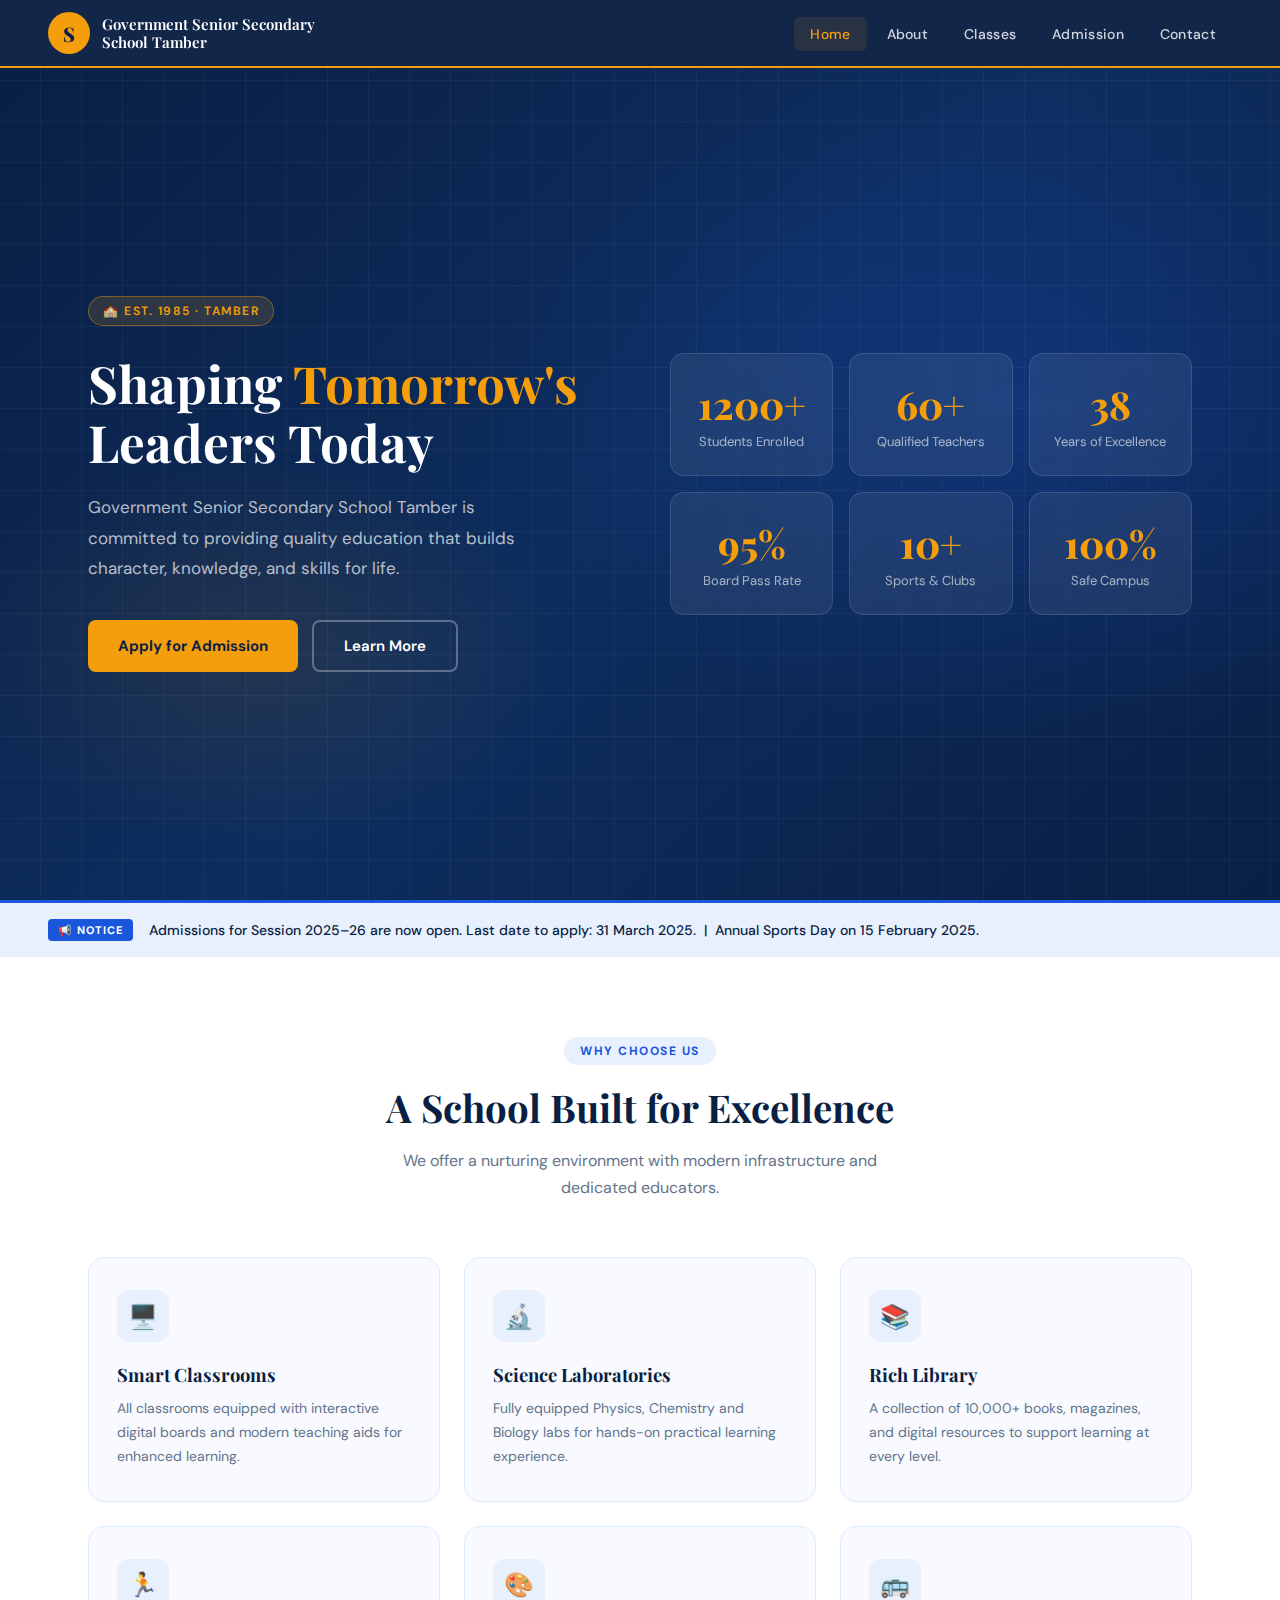
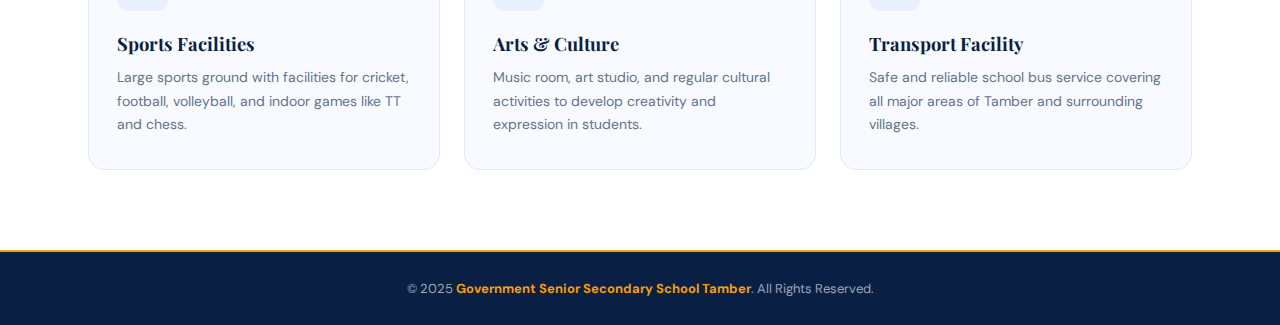
<file: Nginx/index.html>
<!DOCTYPE html>
<html lang="en">
<head>
  <meta charset="UTF-8" />
  <meta name="viewport" content="width=device-width, initial-scale=1.0"/>
  <title>Government Senior Secondary School Tamber</title>

  <!-- Google Fonts -->
  <link href="https://fonts.googleapis.com/css2?family=Playfair+Display:wght@600;700;800&family=DM+Sans:wght@300;400;500;600&display=swap" rel="stylesheet"/>

  <!-- ─── Saari CSS yahan se aati hai ─── -->
  <link rel="stylesheet" href="styles.css" />
</head>
<body>

<!-- ════════════════════════════════════════════
     NAVBAR
     ════════════════════════════════════════════ -->
<nav>
  <div class="nav-logo">
    <div class="emblem">S</div>
    <span>Government Senior Secondary<br>School Tamber</span>
  </div>
  <ul class="nav-links">
    <li><a href="#" class="active" onclick="showPage('home', this)">Home</a></li>
    <li><a href="#" onclick="showPage('about', this)">About</a></li>
    <li><a href="#" onclick="showPage('classes', this)">Classes</a></li>
    <li><a href="#" onclick="showPage('admission', this)">Admission</a></li>
    <li><a href="#" onclick="showPage('contact', this)">Contact</a></li>
  </ul>
</nav>


<!-- ════════════════════════════════════════════
     PAGE 1: HOME
     ════════════════════════════════════════════ -->
<div id="home" class="page active">

  <section class="hero">
    <div class="hero-pattern"></div>
    <div class="hero-content">

      <div class="hero-text">
        <div class="tag">🏫 Est. 1985 · Tamber</div>
        <h1>Shaping <em>Tomorrow's</em> Leaders Today</h1>
        <p>Government Senior Secondary School Tamber is committed to providing quality education that builds character, knowledge, and skills for life.</p>
        <div class="hero-btns">
          <button class="btn-primary" onclick="showPage('admission', document.querySelector('.nav-links a:nth-child(4)'))">Apply for Admission</button>
          <button class="btn-secondary" onclick="showPage('about', document.querySelector('.nav-links a:nth-child(2)'))">Learn More</button>
        </div>
      </div>

      <div class="hero-stats">
        <div class="stat-card"><span class="num">1200+</span><span class="label">Students Enrolled</span></div>
        <div class="stat-card"><span class="num">60+</span><span class="label">Qualified Teachers</span></div>
        <div class="stat-card"><span class="num">38</span><span class="label">Years of Excellence</span></div>
        <div class="stat-card"><span class="num">95%</span><span class="label">Board Pass Rate</span></div>
        <div class="stat-card"><span class="num">10+</span><span class="label">Sports & Clubs</span></div>
        <div class="stat-card"><span class="num">100%</span><span class="label">Safe Campus</span></div>
      </div>

    </div>
  </section>

  <div class="notice-bar">
    <span class="label">📢 Notice</span>
    <p>Admissions for Session 2025–26 are now open. Last date to apply: 31 March 2025. &nbsp;|&nbsp; Annual Sports Day on 15 February 2025.</p>
  </div>

  <div class="section">
    <div class="section-header">
      <span class="section-tag">Why Choose Us</span>
      <h2>A School Built for Excellence</h2>
      <p>We offer a nurturing environment with modern infrastructure and dedicated educators.</p>
    </div>
    <div class="features-grid">
      <div class="feature-card"><div class="feature-icon">🖥️</div><h3>Smart Classrooms</h3><p>All classrooms equipped with interactive digital boards and modern teaching aids for enhanced learning.</p></div>
      <div class="feature-card"><div class="feature-icon">🔬</div><h3>Science Laboratories</h3><p>Fully equipped Physics, Chemistry and Biology labs for hands-on practical learning experience.</p></div>
      <div class="feature-card"><div class="feature-icon">📚</div><h3>Rich Library</h3><p>A collection of 10,000+ books, magazines, and digital resources to support learning at every level.</p></div>
      <div class="feature-card"><div class="feature-icon">🏃</div><h3>Sports Facilities</h3><p>Large sports ground with facilities for cricket, football, volleyball, and indoor games like TT and chess.</p></div>
      <div class="feature-card"><div class="feature-icon">🎨</div><h3>Arts & Culture</h3><p>Music room, art studio, and regular cultural activities to develop creativity and expression in students.</p></div>
      <div class="feature-card"><div class="feature-icon">🚌</div><h3>Transport Facility</h3><p>Safe and reliable school bus service covering all major areas of Tamber and surrounding villages.</p></div>
    </div>
  </div>

  <footer>&copy; 2025 <strong>Government Senior Secondary School Tamber</strong>. All Rights Reserved.</footer>
</div>


<!-- ════════════════════════════════════════════
     PAGE 2: ABOUT
     ════════════════════════════════════════════ -->
<div id="about" class="page">

  <div class="about-hero">
    <h1>About <span>Our School</span></h1>
    <p>A legacy of trust, discipline, and academic excellence spanning nearly four decades in Tamber.</p>
  </div>

  <div class="section">
    <div class="about-grid">

      <div class="about-text">
        <h3>Our Story</h3>
        <p>Senior Secondary School Tamber was established in 1985 with a vision to provide quality education to students of Tamber and surrounding areas. What began as a small school has grown into one of the region's most respected educational institutions.</p>
        <p>We are affiliated with the Himachal Pradesh Board of School Education (HPBOSE) and follow the state curriculum with a strong emphasis on holistic development.</p>
        <p>Our dedicated faculty, modern infrastructure, and student-centric approach make us the preferred choice for parents who want the best for their children.</p>
        <div style="margin-top:32px;">
          <h3>Principal's Message</h3>
          <div style="background:var(--light);border-left:4px solid var(--gold);border-radius:0 12px 12px 0;padding:24px;margin-top:16px;">
            <p style="font-style:italic;color:var(--navy);font-size:15px;line-height:1.8;">"Education is not just about marks — it is about building character, confidence, and compassion. At SSS Tamber, we strive to ensure every child reaches their full potential."</p>
            <p style="margin-top:12px;font-weight:700;color:var(--navy);margin-bottom:0;">— Principal, SSS Tamber</p>
          </div>
        </div>
      </div>

      <div class="vmg-cards">
        <div class="vmg-card"><h4>🎯 Our Vision</h4><p>To be a leading educational institution that produces well-rounded individuals with strong academic foundations, moral values, and the skills needed to thrive.</p></div>
        <div class="vmg-card"><h4>🚀 Our Mission</h4><p>To deliver quality education through innovative teaching methods and provide a safe, inclusive learning environment for all students.</p></div>
        <div class="vmg-card"><h4>⭐ Core Values</h4><p>Integrity, Discipline, Respect, Excellence, and Community — these values guide everything we do at SSS Tamber.</p></div>
        <div class="vmg-card" style="border-left-color:var(--gold);"><h4>🏅 Accreditation</h4><p>Affiliated with HPBOSE. Recognised by Government of Himachal Pradesh. Classes 1–12 (Arts & Science streams).</p></div>
      </div>

    </div>

    <div style="margin-top:64px;">
      <div class="section-header">
        <span class="section-tag">Our Team</span>
        <h2>Meet the Faculty</h2>
        <p>Experienced, caring, and passionate educators dedicated to student success.</p>
      </div>
      <div class="team-grid">
        <div class="team-card"><div class="team-avatar">👨‍💼</div><h4>Mr. Ramesh Sharma</h4><span>Principal</span></div>
        <div class="team-card"><div class="team-avatar">👩‍🏫</div><h4>Mrs. Sunita Verma</h4><span>Vice Principal</span></div>
        <div class="team-card"><div class="team-avatar">👨‍🔬</div><h4>Mr. Ajay Kumar</h4><span>Science HOD</span></div>
        <div class="team-card"><div class="team-avatar">👩‍💻</div><h4>Mrs. Priya Thakur</h4><span>Mathematics HOD</span></div>
      </div>
    </div>
  </div>

  <footer>&copy; 2025 <strong>Senior Secondary School Tamber</strong>. All Rights Reserved.</footer>
</div>


<!-- ════════════════════════════════════════════
     PAGE 3: CLASSES
     ════════════════════════════════════════════ -->
<div id="classes" class="page">

  <div class="page-hero">
    <h1>Classes & <span>Facilities</span></h1>
    <p>From primary to senior secondary — comprehensive education with world-class facilities at every stage.</p>
  </div>

  <div class="section">
    <div class="section-header">
      <span class="section-tag">Infrastructure</span>
      <h2>Our Facilities</h2>
      <p>Modern infrastructure designed to create the best learning environment for every student.</p>
    </div>

    <div class="facility-grid">
      <div class="facility-card"><div class="facility-thumb" style="background:linear-gradient(135deg,#dbeafe,#bfdbfe);">🖥️</div><div class="facility-body"><h3>Smart Class Rooms</h3><p>30 classrooms with interactive digital boards, projectors, and internet connectivity.</p></div></div>
      <div class="facility-card"><div class="facility-thumb" style="background:linear-gradient(135deg,#dcfce7,#bbf7d0);">🔬</div><div class="facility-body"><h3>Science Labs</h3><p>Separate Physics, Chemistry, and Biology labs with modern instruments and safety equipment.</p></div></div>
      <div class="facility-card"><div class="facility-thumb" style="background:linear-gradient(135deg,#fef3c7,#fde68a);">💻</div><div class="facility-body"><h3>Computer Lab</h3><p>50-seat lab with high-speed internet and qualified instructors teaching digital literacy.</p></div></div>
      <div class="facility-card"><div class="facility-thumb" style="background:linear-gradient(135deg,#f3e8ff,#e9d5ff);">📚</div><div class="facility-body"><h3>School Library</h3><p>10,000+ books, magazines, newspapers, and digital e-library for senior students.</p></div></div>
      <div class="facility-card"><div class="facility-thumb" style="background:linear-gradient(135deg,#ffe4e6,#fecdd3);">🏃</div><div class="facility-body"><h3>Sports Ground</h3><p>Cricket pitch, football ground, volleyball court, and athletics area.</p></div></div>
      <div class="facility-card"><div class="facility-thumb" style="background:linear-gradient(135deg,#e0f2fe,#bae6fd);">🎭</div><div class="facility-body"><h3>Activity Hall</h3><p>Multipurpose hall for cultural programs, debates, annual functions, and competitions.</p></div></div>
    </div>

    <div style="margin-top:64px;">
      <div class="section-header">
        <span class="section-tag">Academics</span>
        <h2>Class Structure</h2>
        <p>We offer classes from 1st to 12th standard with dedicated faculty for each section.</p>
      </div>
      <div class="classes-list">
        <div class="class-row header"><div>Class</div><div>Section / Stream</div><div>Subjects Offered</div><div>Strength</div></div>
        <div class="class-row"><div><span class="class-badge">1–5</span></div><div>Primary (A, B)</div><div>English, Hindi, Maths, EVS, Art</div><div>60 students</div></div>
        <div class="class-row"><div><span class="class-badge">6–8</span></div><div>Middle (A, B)</div><div>English, Hindi, Maths, Science, Social Science</div><div>70 students</div></div>
        <div class="class-row"><div><span class="class-badge">9–10</span></div><div>Secondary (A, B)</div><div>English, Hindi, Maths, Science, SST, Sanskrit</div><div>80 students</div></div>
        <div class="class-row"><div><span class="class-badge">11–12</span></div><div>Science Stream</div><div>Physics, Chemistry, Biology/Maths, English</div><div>50 students</div></div>
        <div class="class-row"><div><span class="class-badge">11–12</span></div><div>Arts Stream</div><div>History, Geography, Political Sc., Economics, English</div><div>50 students</div></div>
      </div>
    </div>
  </div>

  <footer>&copy; 2025 <strong>Senior Secondary School Tamber</strong>. All Rights Reserved.</footer>
</div>


<!-- ════════════════════════════════════════════
     PAGE 4: ADMISSION
     ════════════════════════════════════════════ -->
<div id="admission" class="page">

  <div class="page-hero">
    <h1>Admission <span>2025–26</span></h1>
    <p>Join the SSS Tamber family. Admissions open for all classes. Apply before 31st March 2025.</p>
  </div>

  <div class="section">
    <div class="section-header">
      <span class="section-tag">Process</span>
      <h2>How to Apply</h2>
      <p>Simple 4-step admission process. No entrance exam required for most classes.</p>
    </div>

    <div class="admission-steps">
      <div class="step-card"><div class="step-num">1</div><h3>Fill the Form</h3><p>Complete the online inquiry form or collect from school office.</p></div>
      <div class="step-card"><div class="step-num">2</div><h3>Submit Documents</h3><p>Submit marksheets, TC, Aadhar card, and photos.</p></div>
      <div class="step-card"><div class="step-num">3</div><h3>Interaction</h3><p>Brief interaction of student and parents with admission committee.</p></div>
      <div class="step-card"><div class="step-num">4</div><h3>Fee Payment</h3><p>Pay admission fee and confirm your seat. Welcome to SSS Tamber!</p></div>
    </div>

    <div class="admission-grid">

      <div class="form-box">
        <h3>Admission Inquiry Form</h3>
        <div class="form-row">
          <div class="form-group"><label>Student's First Name</label><input type="text" placeholder="e.g. Rahul" /></div>
          <div class="form-group"><label>Last Name</label><input type="text" placeholder="e.g. Sharma" /></div>
        </div>
        <div class="form-row">
          <div class="form-group"><label>Date of Birth</label><input type="date" /></div>
          <div class="form-group">
            <label>Applying for Class</label>
            <select>
              <option value="">Select Class</option>
              <option>Class 1</option><option>Class 2</option><option>Class 3</option>
              <option>Class 4</option><option>Class 5</option><option>Class 6</option>
              <option>Class 7</option><option>Class 8</option><option>Class 9</option>
              <option>Class 10</option><option>Class 11 – Science</option>
              <option>Class 11 – Arts</option><option>Class 12 – Science</option><option>Class 12 – Arts</option>
            </select>
          </div>
        </div>
        <div class="form-group"><label>Parent / Guardian Name</label><input type="text" placeholder="Father's / Mother's name" /></div>
        <div class="form-row">
          <div class="form-group"><label>Mobile Number</label><input type="tel" placeholder="+91 XXXXX XXXXX" /></div>
          <div class="form-group"><label>Email (Optional)</label><input type="email" placeholder="example@mail.com" /></div>
        </div>
        <div class="form-group"><label>Address / Village</label><textarea placeholder="Your full address..."></textarea></div>
        <button class="submit-btn">Submit Inquiry →</button>
      </div>

      <div>
        <div class="fee-table">
          <div class="fee-table-header"><h3>📋 Annual Fee Structure (2025–26)</h3></div>
          <div class="fee-row"><span class="class-name">Class 1 – 5 (Primary)</span><span class="fee-amt">₹ 8,000 / year</span></div>
          <div class="fee-row"><span class="class-name">Class 6 – 8 (Middle)</span><span class="fee-amt">₹ 10,000 / year</span></div>
          <div class="fee-row"><span class="class-name">Class 9 – 10 (Secondary)</span><span class="fee-amt">₹ 12,500 / year</span></div>
          <div class="fee-row"><span class="class-name">Class 11 – 12 (Sr. Secondary)</span><span class="fee-amt">₹ 15,000 / year</span></div>
          <div class="fee-row"><span class="class-name">Transport (Optional)</span><span class="fee-amt">₹ 4,000 / year</span></div>
          <div class="fee-row"><span class="class-name">Admission Form Fee</span><span class="fee-amt">₹ 200 (one-time)</span></div>
        </div>
        <div class="eligibility-box">
          <h4>📄 Required Documents</h4>
          <div class="elig-item">Previous class marksheet / Report Card</div>
          <div class="elig-item">Transfer Certificate (TC) from previous school</div>
          <div class="elig-item">Aadhar Card (Student + Parent)</div>
          <div class="elig-item">4 passport-size photographs</div>
          <div class="elig-item">Caste/Category certificate (if applicable)</div>
          <div class="elig-item">Birth Certificate (for Class 1 admission)</div>
          <div class="elig-item">Residence Proof (Ration Card / Voter ID)</div>
        </div>
      </div>

    </div>
  </div>

  <footer>&copy; 2025 <strong>Senior Secondary School Tamber</strong>. All Rights Reserved.</footer>
</div>


<!-- ════════════════════════════════════════════
     PAGE 5: CONTACT
     ════════════════════════════════════════════ -->
<div id="contact" class="page">

  <div class="page-hero">
    <h1>Contact <span>Us</span></h1>
    <p>We'd love to hear from you. Reach out for admissions, queries, or feedback.</p>
  </div>

  <div class="section">
    <div class="contact-grid">

      <div class="contact-info-card">
        <h3>Get in Touch</h3>
        <p>Visit us, call us, or send a message. Our team is happy to help you.</p>
        <div class="contact-item">
          <div class="contact-icon">📍</div>
          <div class="contact-item-text"><h4>Address</h4><p>Senior Secondary School Tamber,<br>Village Tamber, Tehsil – [Tehsil Name],<br>District – [District], Himachal Pradesh</p></div>
        </div>
        <div class="contact-item">
          <div class="contact-icon">📞</div>
          <div class="contact-item-text"><h4>Phone</h4><p>+91 98XXX XXXXX (Principal Office)<br>+91 97XXX XXXXX (Admission Cell)</p></div>
        </div>
        <div class="contact-item">
          <div class="contact-icon">📧</div>
          <div class="contact-item-text"><h4>Email</h4><p>info@ssstamber.edu.in<br>admission@ssstamber.edu.in</p></div>
        </div>
        <div class="timing-box">
          <div class="timing-row"><span>Monday – Friday</span><span>8:00 AM – 4:00 PM</span></div>
          <div class="timing-row"><span>Saturday</span><span>8:00 AM – 1:00 PM</span></div>
          <div class="timing-row"><span>Sunday</span><span>Closed</span></div>
          <div class="timing-row"><span>Office Hours</span><span>9:00 AM – 3:00 PM</span></div>
        </div>
      </div>

      <div class="contact-form-box">
        <h3>Send a Message</h3>
        <p>Fill out the form below and we'll get back to you within 1–2 working days.</p>
        <div class="form-row">
          <div class="form-group"><label>Your Name</label><input type="text" placeholder="Full name" /></div>
          <div class="form-group"><label>Mobile Number</label><input type="tel" placeholder="+91 XXXXX XXXXX" /></div>
        </div>
        <div class="form-group"><label>Email Address</label><input type="email" placeholder="your@email.com" /></div>
        <div class="form-group">
          <label>Subject</label>
          <select>
            <option>Admission Inquiry</option>
            <option>Fee Related Query</option>
            <option>Transport Inquiry</option>
            <option>General Feedback</option>
            <option>Other</option>
          </select>
        </div>
        <div class="form-group"><label>Your Message</label><textarea placeholder="Write your message here..." style="min-height:130px;"></textarea></div>
        <button class="submit-btn">Send Message →</button>
        <div class="map-box">📍 Google Map — Village Tamber, HP</div>
      </div>

    </div>
  </div>

  <footer>&copy; 2025 <strong>Senior Secondary School Tamber</strong>. All Rights Reserved.</footer>
</div>


<!-- ─── Saara JavaScript yahan se aata hai ─── -->
<script src="script.js"></script>

</body>
</html>
</file>
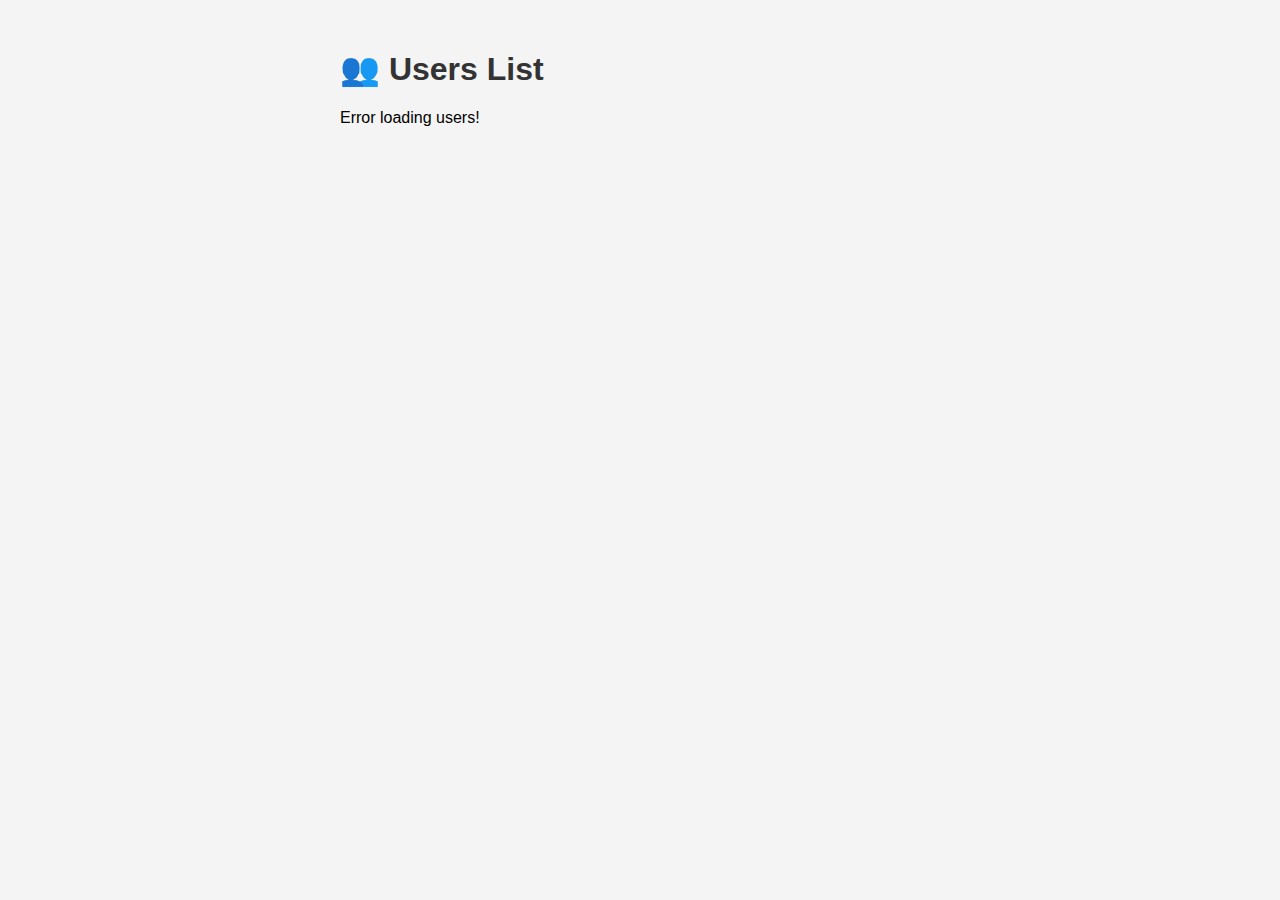
<file: django/frontend/index.html>
<!DOCTYPE html>
<html lang="en">
<head>
    <meta charset="UTF-8">
    <title>3-Tier App</title>
    <style>
        body { font-family: Arial, sans-serif; max-width: 600px; margin: 50px auto; background: #f4f4f4; }
        h1 { color: #333; }
        .user-card { background: white; padding: 15px; margin: 10px 0; border-radius: 8px; box-shadow: 0 2px 4px rgba(0,0,0,0.1); }
    </style>
</head>
<body>
    <h1>👥 Users List</h1>
    <div id="users">Loading...</div>
    <script>
        fetch('http://localhost:5000/users')
            .then(res => res.json())
            .then(users => {
                document.getElementById('users').innerHTML = users.map(user => `
                    <div class="user-card">
                        <b>ID:</b> ${user.id} | <b>Name:</b> ${user.name} | <b>Age:</b> ${user.age}
                    </div>`).join('')
            })
            .catch(() => document.getElementById('users').innerHTML = 'Error loading users!')
    </script>
</body>
</html>
</file>
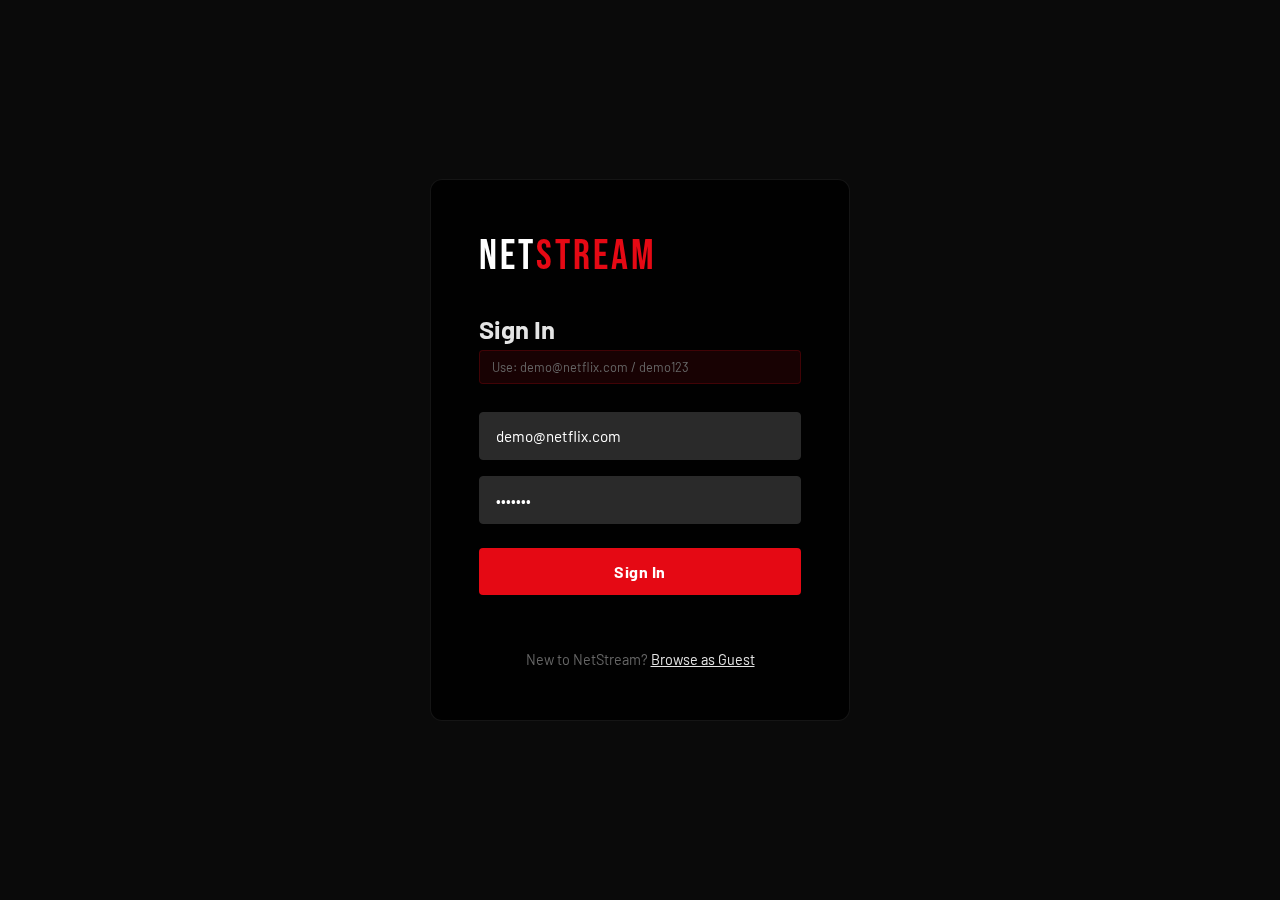
<file: netflix-clone/frontend/public/index.html>
<!DOCTYPE html>
<html lang="en">
<head>
  <meta charset="UTF-8" />
  <meta name="viewport" content="width=device-width, initial-scale=1.0" />
  <title>NetStream — Watch Anywhere</title>
  <link rel="stylesheet" href="css/style.css" />
  <link href="https://fonts.googleapis.com/css2?family=Bebas+Neue&family=Barlow:ital,wght@0,300;0,400;0,600;0,700;1,300&display=swap" rel="stylesheet"/>
  <link rel="stylesheet" href="https://cdnjs.cloudflare.com/ajax/libs/font-awesome/6.5.0/css/all.min.css"/>
</head>
<body>

<!-- ═══════════════════════════════════════════
     LOGIN OVERLAY
════════════════════════════════════════════ -->
<div id="loginOverlay" class="login-overlay">
  <div class="login-bg"></div>
  <div class="login-card">
    <div class="login-logo">NET<span>STREAM</span></div>
    <h2>Sign In</h2>
    <p class="login-sub">Use: demo@netflix.com / demo123</p>
    <div class="input-group">
      <input type="email" id="loginEmail" placeholder="Email address" value="demo@netflix.com" />
    </div>
    <div class="input-group">
      <input type="password" id="loginPassword" placeholder="Password" value="demo123" />
    </div>
    <button class="btn-signin" onclick="login()">
      <span>Sign In</span>
    </button>
    <div id="loginError" class="login-error"></div>
    <p class="login-new">New to NetStream? <a href="#" onclick="skipLogin()">Browse as Guest</a></p>
  </div>
</div>

<!-- ═══════════════════════════════════════════
     MAIN APP
════════════════════════════════════════════ -->
<div id="app" class="app hidden">

  <!-- NAVBAR -->
  <nav class="navbar" id="navbar">
    <div class="nav-left">
      <div class="nav-logo">NET<span>STREAM</span></div>
      <ul class="nav-links">
        <li><a href="#" class="active" data-section="home">Home</a></li>
        <li><a href="#" data-section="series">TV Shows</a></li>
        <li><a href="#" data-section="movies">Movies</a></li>
        <li><a href="#" data-section="new">New &amp; Popular</a></li>
        <li><a href="#" data-section="mylist">My List</a></li>
      </ul>
    </div>
    <div class="nav-right">
      <div class="search-bar">
        <i class="fas fa-search"></i>
        <input type="text" id="searchInput" placeholder="Search titles..." oninput="handleSearch(this.value)" />
      </div>
      <div class="nav-avatar" id="navAvatar">D</div>
    </div>
  </nav>

  <!-- HERO SECTION -->
  <section class="hero" id="hero">
    <div class="hero-bg" id="heroBg"></div>
    <div class="hero-overlay"></div>
    <div class="hero-content" id="heroContent">
      <div class="hero-badge"><i class="fas fa-fire"></i> #1 in India Today</div>
      <h1 class="hero-title" id="heroTitle">Loading...</h1>
      <div class="hero-meta" id="heroMeta"></div>
      <p class="hero-desc" id="heroDesc"></p>
      <div class="hero-actions">
        <button class="btn-play" onclick="playMovie()">
          <i class="fas fa-play"></i> Play
        </button>
        <button class="btn-more" onclick="showMoreInfo()">
          <i class="fas fa-info-circle"></i> More Info
        </button>
        <button class="btn-add" id="heroAddBtn" onclick="addToMyList()">
          <i class="fas fa-plus"></i>
        </button>
      </div>
    </div>
    <div class="hero-genre-badge" id="heroGenre"></div>
  </section>

  <!-- CONTENT ROWS -->
  <main class="content" id="mainContent">
    <section class="row" id="trendingRow">
      <div class="row-header">
        <h2 class="row-title"><span class="row-num">01</span> Trending Now</h2>
      </div>
      <div class="row-slider" id="trendingSlider"></div>
    </section>

    <section class="row" id="popularRow">
      <div class="row-header">
        <h2 class="row-title"><span class="row-num">02</span> Popular on NetStream</h2>
      </div>
      <div class="row-slider" id="popularSlider"></div>
    </section>

    <section class="row" id="newRow">
      <div class="row-header">
        <h2 class="row-title"><span class="row-num">03</span> New Arrivals</h2>
      </div>
      <div class="row-slider" id="newSlider"></div>
    </section>

    <section class="row hidden" id="myListRow">
      <div class="row-header">
        <h2 class="row-title"><span class="row-num">04</span> My List</h2>
      </div>
      <div class="row-slider" id="myListSlider"></div>
    </section>
  </main>

</div>

<!-- ═══════════════════════════════════════════
     MOVIE MODAL
════════════════════════════════════════════ -->
<div id="movieModal" class="modal hidden">
  <div class="modal-overlay" onclick="closeModal()"></div>
  <div class="modal-card">
    <button class="modal-close" onclick="closeModal()"><i class="fas fa-times"></i></button>
    <div class="modal-hero" id="modalHero">
      <div class="modal-hero-overlay"></div>
      <div class="modal-hero-actions">
        <button class="btn-play-sm"><i class="fas fa-play"></i> Play</button>
        <button class="btn-add-sm" id="modalAddBtn" onclick="addToMyListFromModal()">
          <i class="fas fa-plus"></i>
        </button>
      </div>
    </div>
    <div class="modal-body">
      <div class="modal-top">
        <div class="modal-left">
          <h2 id="modalTitle"></h2>
          <div class="modal-meta" id="modalMeta"></div>
          <p id="modalDesc"></p>
        </div>
        <div class="modal-right">
          <div class="modal-detail"><span>Cast:</span> <em id="modalCast"></em></div>
          <div class="modal-detail"><span>Genres:</span> <em id="modalGenre"></em></div>
          <div class="modal-detail"><span>Language:</span> <em id="modalLang"></em></div>
          <div class="modal-detail"><span>Maturity:</span> <em id="modalMaturity"></em></div>
        </div>
      </div>
    </div>
  </div>
</div>

<!-- TOAST -->
<div id="toast" class="toast hidden"></div>

<!-- SEARCH RESULTS OVERLAY -->
<div id="searchOverlay" class="search-overlay hidden">
  <div class="search-results" id="searchResults"></div>
</div>

<script src="js/app.js"></script>
</body>
</html>
</file>
<file: Nginx/styles.css>
/* ════════════════════════════════════════════
   Senior Secondary School Tamber — styles.css
   ════════════════════════════════════════════ */

/* ─── CSS VARIABLES (Colors & Theme) ─── */
:root {
  --navy:   #0a1f44;   /* Dark blue — main background */
  --blue:   #1a56db;   /* Primary blue — buttons, accents */
  --sky:    #3b82f6;   /* Lighter blue — hover states */
  --gold:   #f59e0b;   /* Gold — highlights, navbar border */
  --white:  #ffffff;
  --off:    #f8faff;   /* Off-white — card backgrounds */
  --gray:   #64748b;   /* Text gray — paragraphs */
  --light:  #e8f0fe;   /* Light blue tint — section tags */
  --border: #dbeafe;   /* Border color */
}

/* ─── RESET ─── */
* { margin: 0; padding: 0; box-sizing: border-box; }

body {
  font-family: 'DM Sans', sans-serif;
  background: var(--white);
  color: var(--navy);
  overflow-x: hidden;
}

/* ════════════════════════════════════════════
   NAVBAR
   ════════════════════════════════════════════ */
nav {
  position: fixed;
  top: 0; left: 0; right: 0;
  z-index: 1000;
  background: rgba(10, 31, 68, 0.97);
  backdrop-filter: blur(10px);
  display: flex;
  align-items: center;
  justify-content: space-between;
  padding: 0 48px;
  height: 68px;
  border-bottom: 2px solid var(--gold);
}

.nav-logo {
  display: flex;
  align-items: center;
  gap: 12px;
}

.nav-logo .emblem {
  width: 42px;
  height: 42px;
  background: var(--gold);
  border-radius: 50%;
  display: flex;
  align-items: center;
  justify-content: center;
  font-size: 20px;
  font-weight: 800;
  color: var(--navy);
  font-family: 'Playfair Display', serif;
}

.nav-logo span {
  font-family: 'Playfair Display', serif;
  font-size: 15px;
  color: var(--white);
  font-weight: 600;
  line-height: 1.2;
}

.nav-links {
  display: flex;
  gap: 4px;
  list-style: none;
}

.nav-links a {
  text-decoration: none;
  color: rgba(255,255,255,0.8);
  font-size: 14px;
  font-weight: 500;
  padding: 8px 16px;
  border-radius: 6px;
  transition: all 0.2s;
  letter-spacing: 0.3px;
}

.nav-links a:hover,
.nav-links a.active {
  color: var(--gold);
  background: rgba(245, 158, 11, 0.1);
}

/* ════════════════════════════════════════════
   PAGE SYSTEM (SPA Navigation)
   ════════════════════════════════════════════ */
.page {
  display: none;
  min-height: 100vh;
  padding-top: 68px;
  animation: fadeIn 0.4s ease;
}

.page.active { display: block; }

@keyframes fadeIn {
  from { opacity: 0; transform: translateY(12px); }
  to   { opacity: 1; transform: translateY(0); }
}

/* ════════════════════════════════════════════
   HOME PAGE — HERO
   ════════════════════════════════════════════ */
.hero {
  position: relative;
  min-height: calc(100vh - 68px);
  background: linear-gradient(135deg, var(--navy) 0%, #0d2d5e 50%, #0a1f44 100%);
  display: flex;
  align-items: center;
  overflow: hidden;
}

.hero::before {
  content: '';
  position: absolute;
  inset: 0;
  background:
    radial-gradient(ellipse 60% 60% at 80% 40%, rgba(26,86,219,0.25) 0%, transparent 70%),
    radial-gradient(ellipse 40% 40% at 20% 70%, rgba(245,158,11,0.1) 0%, transparent 60%);
}

.hero-pattern {
  position: absolute;
  inset: 0;
  opacity: 0.04;
  background-image:
    repeating-linear-gradient(0deg, transparent, transparent 40px, rgba(255,255,255,1) 40px, rgba(255,255,255,1) 41px),
    repeating-linear-gradient(90deg, transparent, transparent 40px, rgba(255,255,255,1) 40px, rgba(255,255,255,1) 41px);
}

.hero-content {
  position: relative;
  max-width: 1200px;
  margin: 0 auto;
  padding: 80px 48px;
  display: grid;
  grid-template-columns: 1fr 1fr;
  gap: 60px;
  align-items: center;
}

.hero-text .tag {
  display: inline-flex;
  align-items: center;
  gap: 8px;
  background: rgba(245,158,11,0.15);
  border: 1px solid rgba(245,158,11,0.4);
  color: var(--gold);
  font-size: 12px;
  font-weight: 600;
  letter-spacing: 1.5px;
  text-transform: uppercase;
  padding: 6px 14px;
  border-radius: 20px;
  margin-bottom: 28px;
}

.hero-text h1 {
  font-family: 'Playfair Display', serif;
  font-size: clamp(2.4rem, 4vw, 3.6rem);
  color: var(--white);
  line-height: 1.15;
  margin-bottom: 20px;
}

.hero-text h1 em {
  color: var(--gold);
  font-style: normal;
}

.hero-text p {
  color: rgba(255,255,255,0.7);
  font-size: 17px;
  line-height: 1.8;
  margin-bottom: 36px;
  max-width: 460px;
}

.hero-btns {
  display: flex;
  gap: 14px;
  flex-wrap: wrap;
}

/* ─── BUTTONS ─── */
.btn-primary {
  background: var(--gold);
  color: var(--navy);
  border: none;
  padding: 14px 30px;
  border-radius: 8px;
  font-size: 15px;
  font-weight: 700;
  cursor: pointer;
  transition: all 0.2s;
  font-family: 'DM Sans', sans-serif;
}

.btn-primary:hover {
  background: #fbbf24;
  transform: translateY(-2px);
  box-shadow: 0 8px 24px rgba(245,158,11,0.3);
}

.btn-secondary {
  background: transparent;
  color: var(--white);
  border: 2px solid rgba(255,255,255,0.3);
  padding: 14px 30px;
  border-radius: 8px;
  font-size: 15px;
  font-weight: 600;
  cursor: pointer;
  transition: all 0.2s;
  font-family: 'DM Sans', sans-serif;
}

.btn-secondary:hover {
  border-color: var(--white);
  background: rgba(255,255,255,0.08);
}

/* ─── STAT CARDS ─── */
.hero-stats {
  display: grid;
  grid-template-columns: repeat(3, 1fr);
  gap: 16px;
}

.stat-card {
  background: rgba(255,255,255,0.07);
  border: 1px solid rgba(255,255,255,0.12);
  border-radius: 14px;
  padding: 24px 20px;
  text-align: center;
  backdrop-filter: blur(4px);
  transition: all 0.3s;
}

.stat-card:hover {
  background: rgba(255,255,255,0.12);
  transform: translateY(-4px);
}

.stat-card .num {
  font-family: 'Playfair Display', serif;
  font-size: 2.4rem;
  font-weight: 800;
  color: var(--gold);
  display: block;
}

.stat-card .label {
  font-size: 13px;
  color: rgba(255,255,255,0.6);
  margin-top: 4px;
}

/* ════════════════════════════════════════════
   NOTICE BAR
   ════════════════════════════════════════════ */
.notice-bar {
  background: var(--light);
  border-top: 3px solid var(--blue);
  padding: 16px 48px;
  display: flex;
  align-items: center;
  gap: 16px;
}

.notice-bar .label {
  background: var(--blue);
  color: white;
  font-size: 11px;
  font-weight: 700;
  letter-spacing: 1px;
  text-transform: uppercase;
  padding: 4px 10px;
  border-radius: 4px;
  white-space: nowrap;
}

.notice-bar p {
  font-size: 14px;
  color: var(--navy);
  font-weight: 500;
}

/* ════════════════════════════════════════════
   SHARED SECTION STYLES
   ════════════════════════════════════════════ */
.section {
  max-width: 1200px;
  margin: 0 auto;
  padding: 80px 48px;
}

.section-header {
  text-align: center;
  margin-bottom: 56px;
}

.section-tag {
  display: inline-block;
  background: var(--light);
  color: var(--blue);
  font-size: 12px;
  font-weight: 700;
  letter-spacing: 1.5px;
  text-transform: uppercase;
  padding: 6px 16px;
  border-radius: 20px;
  margin-bottom: 16px;
}

.section-header h2 {
  font-family: 'Playfair Display', serif;
  font-size: 2.4rem;
  color: var(--navy);
  margin-bottom: 14px;
}

.section-header p {
  color: var(--gray);
  font-size: 16px;
  max-width: 520px;
  margin: 0 auto;
  line-height: 1.7;
}

/* ════════════════════════════════════════════
   HOME PAGE — FEATURES GRID
   ════════════════════════════════════════════ */
.features-grid {
  display: grid;
  grid-template-columns: repeat(3, 1fr);
  gap: 24px;
}

.feature-card {
  background: var(--off);
  border: 1px solid var(--border);
  border-radius: 16px;
  padding: 32px 28px;
  transition: all 0.3s;
}

.feature-card:hover {
  border-color: var(--blue);
  transform: translateY(-6px);
  box-shadow: 0 16px 40px rgba(26,86,219,0.1);
}

.feature-icon {
  width: 52px;
  height: 52px;
  background: var(--light);
  border-radius: 12px;
  display: flex;
  align-items: center;
  justify-content: center;
  font-size: 24px;
  margin-bottom: 20px;
}

.feature-card h3 {
  font-family: 'Playfair Display', serif;
  font-size: 1.15rem;
  margin-bottom: 10px;
  color: var(--navy);
}

.feature-card p {
  color: var(--gray);
  font-size: 14px;
  line-height: 1.7;
}

/* ════════════════════════════════════════════
   ABOUT PAGE
   ════════════════════════════════════════════ */
.about-hero {
  background: linear-gradient(135deg, var(--navy), #0d2d5e);
  padding: 80px 48px;
  text-align: center;
  color: white;
}

.about-hero h1 {
  font-family: 'Playfair Display', serif;
  font-size: 3rem;
  margin-bottom: 16px;
}

.about-hero h1 span { color: var(--gold); }

.about-hero p {
  color: rgba(255,255,255,0.7);
  font-size: 17px;
  max-width: 600px;
  margin: 0 auto;
  line-height: 1.8;
}

.about-grid {
  display: grid;
  grid-template-columns: 1fr 1fr;
  gap: 48px;
  align-items: start;
}

.about-text h3 {
  font-family: 'Playfair Display', serif;
  font-size: 1.6rem;
  color: var(--navy);
  margin-bottom: 16px;
}

.about-text p {
  color: var(--gray);
  line-height: 1.8;
  margin-bottom: 20px;
  font-size: 15px;
}

/* Vision / Mission / Values Cards */
.vmg-cards {
  display: flex;
  flex-direction: column;
  gap: 20px;
}

.vmg-card {
  background: var(--off);
  border-left: 4px solid var(--blue);
  border-radius: 0 12px 12px 0;
  padding: 24px;
}

.vmg-card h4 {
  font-family: 'Playfair Display', serif;
  font-size: 1.1rem;
  color: var(--navy);
  margin-bottom: 8px;
  display: flex;
  align-items: center;
  gap: 8px;
}

.vmg-card p {
  color: var(--gray);
  font-size: 14px;
  line-height: 1.7;
}

/* Faculty / Team Grid */
.team-grid {
  display: grid;
  grid-template-columns: repeat(4, 1fr);
  gap: 24px;
  margin-top: 24px;
}

.team-card {
  text-align: center;
  background: var(--off);
  border: 1px solid var(--border);
  border-radius: 16px;
  padding: 28px 20px;
}

.team-avatar {
  width: 72px;
  height: 72px;
  border-radius: 50%;
  background: linear-gradient(135deg, var(--blue), var(--navy));
  display: flex;
  align-items: center;
  justify-content: center;
  font-size: 28px;
  margin: 0 auto 16px;
}

.team-card h4 {
  font-weight: 600;
  font-size: 15px;
  color: var(--navy);
  margin-bottom: 4px;
}

.team-card span {
  font-size: 13px;
  color: var(--gray);
}

/* ════════════════════════════════════════════
   PAGE HERO (Classes, Admission, Contact)
   ════════════════════════════════════════════ */
.page-hero {
  background: linear-gradient(135deg, var(--navy), #0d2d5e);
  padding: 72px 48px;
  text-align: center;
  color: white;
}

.page-hero h1 {
  font-family: 'Playfair Display', serif;
  font-size: 2.8rem;
  margin-bottom: 14px;
}

.page-hero h1 span { color: var(--gold); }

.page-hero p {
  color: rgba(255,255,255,0.7);
  font-size: 16px;
  max-width: 520px;
  margin: 0 auto;
  line-height: 1.8;
}

/* ════════════════════════════════════════════
   CLASSES PAGE — FACILITIES
   ════════════════════════════════════════════ */
.facility-grid {
  display: grid;
  grid-template-columns: repeat(3, 1fr);
  gap: 24px;
}

.facility-card {
  border-radius: 16px;
  overflow: hidden;
  border: 1px solid var(--border);
  transition: all 0.3s;
}

.facility-card:hover {
  transform: translateY(-6px);
  box-shadow: 0 16px 40px rgba(26,86,219,0.12);
}

.facility-thumb {
  height: 140px;
  display: flex;
  align-items: center;
  justify-content: center;
  font-size: 48px;
}

.facility-body {
  padding: 22px;
  background: var(--white);
}

.facility-body h3 {
  font-family: 'Playfair Display', serif;
  font-size: 1.1rem;
  color: var(--navy);
  margin-bottom: 8px;
}

.facility-body p {
  font-size: 13px;
  color: var(--gray);
  line-height: 1.7;
}

/* Class Structure Table */
.classes-list {
  background: var(--off);
  border-radius: 16px;
  border: 1px solid var(--border);
  overflow: hidden;
}

.class-row {
  display: grid;
  grid-template-columns: 100px 1fr 1fr 120px;
  align-items: center;
  padding: 18px 28px;
  border-bottom: 1px solid var(--border);
  font-size: 14px;
  transition: background 0.2s;
}

.class-row:hover { background: var(--light); }
.class-row:last-child { border-bottom: none; }

.class-row.header {
  background: var(--navy);
  color: white;
  font-weight: 700;
  font-size: 13px;
  text-transform: uppercase;
  letter-spacing: 0.5px;
}

.class-badge {
  display: inline-block;
  background: var(--light);
  color: var(--blue);
  font-size: 12px;
  font-weight: 600;
  padding: 3px 10px;
  border-radius: 6px;
}

/* ════════════════════════════════════════════
   ADMISSION PAGE
   ════════════════════════════════════════════ */
.admission-steps {
  display: grid;
  grid-template-columns: repeat(4, 1fr);
  gap: 24px;
  margin-bottom: 64px;
}

.step-card {
  text-align: center;
  padding: 32px 20px;
  background: var(--off);
  border: 1px solid var(--border);
  border-radius: 16px;
}

.step-num {
  width: 48px;
  height: 48px;
  background: var(--blue);
  color: white;
  border-radius: 50%;
  display: flex;
  align-items: center;
  justify-content: center;
  font-family: 'Playfair Display', serif;
  font-size: 1.3rem;
  font-weight: 700;
  margin: 0 auto 16px;
}

.step-card h3 {
  font-family: 'Playfair Display', serif;
  font-size: 1rem;
  color: var(--navy);
  margin-bottom: 8px;
}

.step-card p {
  font-size: 13px;
  color: var(--gray);
  line-height: 1.6;
}

.admission-grid {
  display: grid;
  grid-template-columns: 1fr 1fr;
  gap: 40px;
  align-items: start;
}

/* ─── FORM STYLES ─── */
.form-box {
  background: var(--off);
  border: 1px solid var(--border);
  border-radius: 20px;
  padding: 40px;
}

.form-box h3 {
  font-family: 'Playfair Display', serif;
  font-size: 1.5rem;
  color: var(--navy);
  margin-bottom: 28px;
}

.form-group { margin-bottom: 20px; }

.form-group label {
  display: block;
  font-size: 13px;
  font-weight: 600;
  color: var(--navy);
  margin-bottom: 8px;
  text-transform: uppercase;
  letter-spacing: 0.5px;
}

.form-group input,
.form-group select,
.form-group textarea {
  width: 100%;
  padding: 12px 16px;
  border: 2px solid var(--border);
  border-radius: 10px;
  font-size: 14px;
  font-family: 'DM Sans', sans-serif;
  color: var(--navy);
  background: white;
  transition: border-color 0.2s;
  outline: none;
}

.form-group input:focus,
.form-group select:focus,
.form-group textarea:focus { border-color: var(--blue); }

.form-group textarea { resize: vertical; min-height: 90px; }

.form-row {
  display: grid;
  grid-template-columns: 1fr 1fr;
  gap: 16px;
}

.submit-btn {
  width: 100%;
  background: var(--blue);
  color: white;
  border: none;
  padding: 16px;
  border-radius: 10px;
  font-size: 15px;
  font-weight: 700;
  cursor: pointer;
  font-family: 'DM Sans', sans-serif;
  transition: all 0.2s;
  margin-top: 8px;
}

.submit-btn:hover {
  background: var(--navy);
  transform: translateY(-2px);
}

/* Fee Table */
.fee-table {
  border-radius: 16px;
  overflow: hidden;
  border: 1px solid var(--border);
}

.fee-table-header {
  background: var(--navy);
  color: white;
  padding: 20px 28px;
}

.fee-table-header h3 {
  font-family: 'Playfair Display', serif;
  font-size: 1.2rem;
}

.fee-row {
  display: flex;
  justify-content: space-between;
  align-items: center;
  padding: 16px 28px;
  border-bottom: 1px solid var(--border);
  font-size: 14px;
  background: white;
}

.fee-row:hover { background: var(--off); }
.fee-row:last-child { border-bottom: none; }
.fee-row .class-name { font-weight: 600; color: var(--navy); }
.fee-row .fee-amt { color: var(--blue); font-weight: 700; font-size: 15px; }

/* Eligibility / Documents */
.eligibility-box {
  background: var(--light);
  border-radius: 16px;
  padding: 28px;
  margin-top: 24px;
}

.eligibility-box h4 {
  font-family: 'Playfair Display', serif;
  font-size: 1.1rem;
  color: var(--navy);
  margin-bottom: 16px;
}

.elig-item {
  display: flex;
  gap: 10px;
  margin-bottom: 10px;
  font-size: 14px;
  color: var(--gray);
}

.elig-item::before {
  content: '✓';
  color: var(--blue);
  font-weight: 700;
  flex-shrink: 0;
}

/* ════════════════════════════════════════════
   CONTACT PAGE
   ════════════════════════════════════════════ */
.contact-grid {
  display: grid;
  grid-template-columns: 1fr 1.6fr;
  gap: 48px;
  align-items: start;
}

.contact-info-card {
  background: var(--navy);
  border-radius: 20px;
  padding: 40px;
  color: white;
}

.contact-info-card h3 {
  font-family: 'Playfair Display', serif;
  font-size: 1.6rem;
  margin-bottom: 8px;
}

.contact-info-card > p {
  color: rgba(255,255,255,0.6);
  font-size: 14px;
  margin-bottom: 36px;
  line-height: 1.7;
}

.contact-item {
  display: flex;
  gap: 16px;
  margin-bottom: 28px;
  align-items: flex-start;
}

.contact-icon {
  width: 44px;
  height: 44px;
  background: rgba(255,255,255,0.1);
  border-radius: 10px;
  display: flex;
  align-items: center;
  justify-content: center;
  font-size: 18px;
  flex-shrink: 0;
}

.contact-item-text h4 {
  font-size: 13px;
  font-weight: 700;
  text-transform: uppercase;
  letter-spacing: 0.5px;
  color: var(--gold);
  margin-bottom: 4px;
}

.contact-item-text p {
  font-size: 14px;
  color: rgba(255,255,255,0.75);
  line-height: 1.6;
}

/* School Timing Table */
.timing-box {
  background: rgba(255,255,255,0.06);
  border-radius: 12px;
  padding: 20px;
  margin-top: 8px;
}

.timing-row {
  display: flex;
  justify-content: space-between;
  font-size: 13px;
  padding: 6px 0;
  border-bottom: 1px solid rgba(255,255,255,0.08);
  color: rgba(255,255,255,0.75);
}

.timing-row:last-child { border-bottom: none; }
.timing-row span:first-child { font-weight: 600; }

/* Contact Form Box */
.contact-form-box {
  background: var(--off);
  border: 1px solid var(--border);
  border-radius: 20px;
  padding: 40px;
}

.contact-form-box h3 {
  font-family: 'Playfair Display', serif;
  font-size: 1.5rem;
  color: var(--navy);
  margin-bottom: 8px;
}

.contact-form-box > p {
  color: var(--gray);
  font-size: 14px;
  margin-bottom: 28px;
}

/* Map Placeholder */
.map-box {
  background: var(--light);
  border-radius: 16px;
  height: 200px;
  display: flex;
  align-items: center;
  justify-content: center;
  border: 2px dashed var(--border);
  margin-top: 28px;
  color: var(--gray);
  font-size: 15px;
  gap: 10px;
}

/* ════════════════════════════════════════════
   FOOTER
   ════════════════════════════════════════════ */
footer {
  background: var(--navy);
  color: rgba(255,255,255,0.6);
  text-align: center;
  padding: 28px 48px;
  font-size: 13px;
  border-top: 2px solid var(--gold);
}

footer strong { color: var(--gold); }

/* ════════════════════════════════════════════
   RESPONSIVE — Mobile & Tablet
   ════════════════════════════════════════════ */
@media (max-width: 900px) {
  nav { padding: 0 20px; }

  .hero-content       { grid-template-columns: 1fr; padding: 60px 24px; }
  .features-grid      { grid-template-columns: 1fr 1fr; }
  .about-grid         { grid-template-columns: 1fr; }
  .team-grid          { grid-template-columns: repeat(2, 1fr); }
  .facility-grid      { grid-template-columns: 1fr 1fr; }
  .admission-steps    { grid-template-columns: repeat(2, 1fr); }
  .admission-grid     { grid-template-columns: 1fr; }
  .contact-grid       { grid-template-columns: 1fr; }

  .class-row { grid-template-columns: 80px 1fr 1fr; }
  .class-row > *:last-child { display: none; }

  .section              { padding: 60px 24px; }
  .about-hero,
  .page-hero            { padding: 56px 24px; }
  .notice-bar           { padding: 14px 24px; }
}
</file>
<file: netflix-clone/frontend/public/css/style.css>
/* ═══════════════════════════════════════════
   NETSTREAM — CSS
   Font: Bebas Neue (display) + Barlow (body)
════════════════════════════════════════════ */

:root {
  --red: #E50914;
  --red-dark: #b00710;
  --red-glow: rgba(229, 9, 20, 0.4);
  --bg: #0a0a0a;
  --bg2: #141414;
  --bg3: #1a1a1a;
  --surface: #1f1f1f;
  --surface2: #2a2a2a;
  --text: #e5e5e5;
  --text-dim: #999;
  --text-muted: #666;
  --white: #fff;
  --gold: #f5c518;
  --font-display: 'Bebas Neue', sans-serif;
  --font-body: 'Barlow', sans-serif;
  --radius: 4px;
  --radius-lg: 8px;
  --transition: 0.25s cubic-bezier(0.4,0,0.2,1);
  --shadow: 0 8px 32px rgba(0,0,0,0.6);
}

*, *::before, *::after { box-sizing: border-box; margin: 0; padding: 0; }
html { scroll-behavior: smooth; }

body {
  background: var(--bg);
  color: var(--text);
  font-family: var(--font-body);
  font-weight: 400;
  overflow-x: hidden;
  cursor: default;
}

a { text-decoration: none; color: inherit; }
img { display: block; }
.hidden { display: none !important; }

/* ─── SCROLLBAR ──────────────────────────── */
::-webkit-scrollbar { width: 6px; height: 6px; }
::-webkit-scrollbar-track { background: var(--bg); }
::-webkit-scrollbar-thumb { background: #333; border-radius: 3px; }
::-webkit-scrollbar-thumb:hover { background: var(--red); }

/* ═══════════════════════════════════════════
   LOGIN
════════════════════════════════════════════ */
.login-overlay {
  position: fixed; inset: 0;
  display: flex; align-items: center; justify-content: center;
  z-index: 1000;
}

.login-bg {
  position: absolute; inset: 0;
  background: url('https://images.unsplash.com/photo-1574267432553-4b4628081c31?w=1920&q=80') center/cover;
  filter: brightness(0.2) blur(2px);
}

.login-card {
  position: relative;
  background: rgba(0,0,0,0.85);
  border: 1px solid rgba(255,255,255,0.08);
  border-radius: 12px;
  padding: 52px 48px;
  width: 100%; max-width: 420px;
  backdrop-filter: blur(20px);
  animation: slideUp 0.5s cubic-bezier(0.4,0,0.2,1);
}

@keyframes slideUp {
  from { opacity: 0; transform: translateY(30px); }
  to { opacity: 1; transform: translateY(0); }
}

.login-logo {
  font-family: var(--font-display);
  font-size: 2.6rem;
  letter-spacing: 3px;
  color: var(--white);
  margin-bottom: 32px;
}
.login-logo span { color: var(--red); }

.login-card h2 {
  font-family: var(--font-body);
  font-size: 1.6rem;
  font-weight: 700;
  margin-bottom: 6px;
}

.login-sub {
  font-size: 0.8rem;
  color: var(--text-muted);
  margin-bottom: 28px;
  background: rgba(229,9,20,0.1);
  border: 1px solid rgba(229,9,20,0.2);
  padding: 8px 12px;
  border-radius: var(--radius);
}

.input-group {
  margin-bottom: 16px;
}

.input-group input {
  width: 100%;
  background: var(--surface2);
  border: 1.5px solid var(--surface2);
  border-radius: var(--radius);
  padding: 14px 16px;
  font-family: var(--font-body);
  font-size: 0.95rem;
  color: var(--white);
  outline: none;
  transition: border-color var(--transition);
}

.input-group input:focus {
  border-color: var(--red);
  background: var(--surface);
}

.btn-signin {
  width: 100%;
  background: var(--red);
  border: none; border-radius: var(--radius);
  padding: 14px;
  font-family: var(--font-body);
  font-size: 1rem;
  font-weight: 700;
  color: var(--white);
  cursor: pointer;
  transition: background var(--transition), transform 0.1s;
  margin-top: 8px;
  letter-spacing: 0.5px;
}

.btn-signin:hover { background: var(--red-dark); }
.btn-signin:active { transform: scale(0.98); }

.login-error {
  color: #ff6b6b;
  font-size: 0.85rem;
  margin-top: 12px;
  text-align: center;
  min-height: 20px;
}

.login-new {
  margin-top: 24px;
  font-size: 0.9rem;
  color: var(--text-muted);
  text-align: center;
}
.login-new a { color: var(--text); text-decoration: underline; }
.login-new a:hover { color: var(--red); }

/* ═══════════════════════════════════════════
   NAVBAR
════════════════════════════════════════════ */
.navbar {
  position: fixed; top: 0; left: 0; right: 0;
  display: flex; align-items: center; justify-content: space-between;
  padding: 0 4%;
  height: 68px;
  z-index: 100;
  transition: background 0.4s, box-shadow 0.4s;
}

.navbar.scrolled {
  background: rgba(10,10,10,0.97);
  box-shadow: 0 2px 20px rgba(0,0,0,0.5);
}

.nav-left { display: flex; align-items: center; gap: 40px; }

.nav-logo {
  font-family: var(--font-display);
  font-size: 1.8rem;
  letter-spacing: 2px;
  color: var(--white);
  white-space: nowrap;
}
.nav-logo span { color: var(--red); }

.nav-links {
  display: flex; gap: 24px;
  list-style: none;
}

.nav-links a {
  font-size: 0.875rem;
  font-weight: 400;
  color: var(--text-dim);
  transition: color var(--transition);
  position: relative;
}

.nav-links a::after {
  content: '';
  position: absolute; bottom: -4px; left: 0;
  width: 0; height: 2px;
  background: var(--red);
  transition: width var(--transition);
}

.nav-links a:hover,
.nav-links a.active { color: var(--white); }
.nav-links a.active::after,
.nav-links a:hover::after { width: 100%; }

.nav-right { display: flex; align-items: center; gap: 20px; }

.search-bar {
  display: flex; align-items: center; gap: 10px;
  background: rgba(0,0,0,0.5);
  border: 1px solid rgba(255,255,255,0.15);
  border-radius: 24px;
  padding: 8px 16px;
  transition: border-color var(--transition), background var(--transition);
}

.search-bar:focus-within {
  border-color: var(--white);
  background: rgba(0,0,0,0.8);
}

.search-bar i { color: var(--text-dim); font-size: 0.85rem; }

.search-bar input {
  background: none; border: none; outline: none;
  color: var(--white);
  font-family: var(--font-body);
  font-size: 0.875rem;
  width: 180px;
}

.search-bar input::placeholder { color: var(--text-muted); }

.nav-avatar {
  width: 36px; height: 36px;
  background: var(--red);
  border-radius: 6px;
  display: flex; align-items: center; justify-content: center;
  font-weight: 700;
  font-size: 1rem;
  cursor: pointer;
  transition: transform var(--transition);
}
.nav-avatar:hover { transform: scale(1.08); }

/* ═══════════════════════════════════════════
   HERO
════════════════════════════════════════════ */
.hero {
  position: relative;
  height: 90vh; min-height: 560px;
  display: flex; align-items: flex-end;
  overflow: hidden;
}

.hero-bg {
  position: absolute; inset: 0;
  background-size: cover;
  background-position: center top;
  transform: scale(1.03);
  transition: background-image 0.8s ease;
  filter: brightness(0.6);
}

.hero-overlay {
  position: absolute; inset: 0;
  background: linear-gradient(
    to right,
    rgba(10,10,10,0.95) 0%,
    rgba(10,10,10,0.5) 50%,
    transparent 100%
  ),
  linear-gradient(
    to top,
    rgba(10,10,10,1) 0%,
    rgba(10,10,10,0.3) 30%,
    transparent 60%
  );
}

.hero-content {
  position: relative;
  padding: 0 6% 7%;
  max-width: 580px;
  animation: heroReveal 0.8s cubic-bezier(0.4,0,0.2,1) forwards;
  opacity: 0;
}

@keyframes heroReveal {
  from { opacity: 0; transform: translateY(20px); }
  to { opacity: 1; transform: translateY(0); }
}

.hero-badge {
  display: inline-flex; align-items: center; gap: 8px;
  background: rgba(229,9,20,0.15);
  border: 1px solid rgba(229,9,20,0.4);
  padding: 6px 14px;
  border-radius: 20px;
  font-size: 0.78rem;
  font-weight: 600;
  letter-spacing: 0.5px;
  color: #ff6b6b;
  margin-bottom: 16px;
}

.hero-title {
  font-family: var(--font-display);
  font-size: clamp(2.8rem, 6vw, 5rem);
  line-height: 0.95;
  letter-spacing: 1px;
  color: var(--white);
  margin-bottom: 14px;
  text-shadow: 0 4px 20px rgba(0,0,0,0.5);
}

.hero-meta {
  display: flex; align-items: center; gap: 16px;
  margin-bottom: 16px;
  font-size: 0.875rem;
}

.hero-rating {
  color: var(--gold);
  font-weight: 700;
  display: flex; align-items: center; gap: 4px;
}

.hero-year, .hero-duration { color: var(--text-dim); }

.hero-type-badge {
  background: var(--red);
  padding: 2px 10px;
  border-radius: 3px;
  font-size: 0.72rem;
  font-weight: 700;
  letter-spacing: 1px;
  text-transform: uppercase;
}

.hero-desc {
  font-size: 0.95rem;
  font-weight: 300;
  line-height: 1.6;
  color: rgba(229,229,229,0.85);
  margin-bottom: 28px;
  max-width: 480px;
  display: -webkit-box;
  -webkit-line-clamp: 3;
  -webkit-box-orient: vertical;
  overflow: hidden;
}

.hero-actions {
  display: flex; align-items: center; gap: 12px;
}

.btn-play {
  display: flex; align-items: center; gap: 10px;
  background: var(--white);
  color: #000;
  border: none; border-radius: var(--radius);
  padding: 12px 28px;
  font-family: var(--font-body);
  font-size: 1rem;
  font-weight: 700;
  cursor: pointer;
  transition: background var(--transition), transform 0.1s;
  letter-spacing: 0.3px;
}

.btn-play:hover { background: rgba(255,255,255,0.85); transform: scale(1.02); }
.btn-play:active { transform: scale(0.98); }

.btn-more {
  display: flex; align-items: center; gap: 10px;
  background: rgba(109,109,110,0.7);
  color: var(--white);
  border: none; border-radius: var(--radius);
  padding: 12px 24px;
  font-family: var(--font-body);
  font-size: 1rem;
  font-weight: 600;
  cursor: pointer;
  transition: background var(--transition), transform 0.1s;
  backdrop-filter: blur(4px);
}

.btn-more:hover { background: rgba(109,109,110,0.9); transform: scale(1.02); }

.btn-add {
  width: 48px; height: 48px;
  background: transparent;
  border: 2px solid rgba(255,255,255,0.5);
  border-radius: 50%;
  color: var(--white);
  font-size: 1.1rem;
  cursor: pointer;
  transition: border-color var(--transition), background var(--transition), transform 0.1s;
  display: flex; align-items: center; justify-content: center;
}

.btn-add:hover { border-color: var(--white); background: rgba(255,255,255,0.1); }
.btn-add.added { background: var(--red); border-color: var(--red); }

.hero-genre-badge {
  position: absolute;
  right: 6%;
  bottom: 8%;
  display: flex; gap: 8px; flex-wrap: wrap;
  justify-content: flex-end;
}

/* ═══════════════════════════════════════════
   CONTENT ROWS
════════════════════════════════════════════ */
.content {
  position: relative;
  z-index: 1;
  background: var(--bg);
  padding: 0 0 60px;
  margin-top: -80px;
}

.row {
  padding: 20px 0 10px;
  overflow: hidden;
}

.row-header {
  padding: 0 4%;
  margin-bottom: 12px;
}

.row-title {
  font-family: var(--font-display);
  font-size: 1.5rem;
  letter-spacing: 1px;
  color: var(--text);
  display: flex; align-items: baseline; gap: 12px;
}

.row-num {
  font-size: 0.75rem;
  color: var(--red);
  letter-spacing: 2px;
  opacity: 0.7;
}

.row-slider {
  display: flex;
  gap: 10px;
  padding: 16px 4%;
  overflow-x: auto;
  scroll-behavior: smooth;
  scrollbar-width: none;
}
.row-slider::-webkit-scrollbar { display: none; }

/* ─── CARD ───────────────────────────────── */
.card {
  flex: 0 0 220px;
  position: relative;
  border-radius: var(--radius-lg);
  overflow: hidden;
  cursor: pointer;
  transition: transform 0.35s cubic-bezier(0.4,0,0.2,1),
              z-index 0s 0.35s,
              box-shadow 0.35s;
  background: var(--surface);
}

.card:hover {
  transform: scale(1.08) translateY(-6px);
  box-shadow: 0 20px 50px rgba(0,0,0,0.7), 0 0 0 1px rgba(229,9,20,0.3);
  z-index: 10;
  transition: transform 0.35s cubic-bezier(0.4,0,0.2,1),
              z-index 0s,
              box-shadow 0.35s;
}

.card-img {
  width: 100%;
  height: 130px;
  object-fit: cover;
  display: block;
  transition: filter 0.3s;
}
.card:hover .card-img { filter: brightness(0.5); }

.card-body {
  padding: 10px 12px 12px;
}

.card-title {
  font-size: 0.875rem;
  font-weight: 600;
  color: var(--white);
  margin-bottom: 6px;
  white-space: nowrap;
  overflow: hidden;
  text-overflow: ellipsis;
}

.card-meta {
  display: flex; align-items: center; justify-content: space-between;
  font-size: 0.75rem;
  color: var(--text-muted);
}

.card-rating {
  color: var(--gold);
  font-weight: 700;
  display: flex; align-items: center; gap: 3px;
}

.card-genres {
  display: flex; gap: 4px; flex-wrap: wrap;
  margin-top: 6px;
}

.genre-tag {
  font-size: 0.65rem;
  padding: 2px 7px;
  border-radius: 3px;
  background: rgba(229,9,20,0.15);
  border: 1px solid rgba(229,9,20,0.25);
  color: #ff8a8a;
  font-weight: 600;
  letter-spacing: 0.3px;
  text-transform: uppercase;
}

/* Card hover overlay */
.card-overlay {
  position: absolute;
  inset: 0;
  background: linear-gradient(to top, rgba(0,0,0,0.9) 0%, transparent 50%);
  display: flex; align-items: flex-end; justify-content: space-between;
  padding: 12px;
  opacity: 0;
  transition: opacity 0.3s;
}

.card:hover .card-overlay { opacity: 1; }

.card-play-btn {
  width: 36px; height: 36px;
  background: var(--white);
  border: none; border-radius: 50%;
  display: flex; align-items: center; justify-content: center;
  color: #000;
  font-size: 0.75rem;
  cursor: pointer;
  transition: transform 0.2s, background 0.2s;
  padding-left: 3px;
}
.card-play-btn:hover { transform: scale(1.1); background: rgba(255,255,255,0.9); }

.card-info-btn {
  width: 36px; height: 36px;
  background: rgba(42,42,42,0.9);
  border: 2px solid rgba(255,255,255,0.4);
  border-radius: 50%;
  display: flex; align-items: center; justify-content: center;
  color: var(--white);
  font-size: 0.75rem;
  cursor: pointer;
  transition: border-color 0.2s;
}
.card-info-btn:hover { border-color: var(--white); }

/* Rank badge */
.card-rank {
  position: absolute;
  top: 10px; left: 10px;
  font-family: var(--font-display);
  font-size: 1.6rem;
  line-height: 1;
  color: var(--white);
  text-shadow: 0 2px 8px rgba(0,0,0,0.8);
  z-index: 2;
}

.card-type-badge {
  position: absolute;
  top: 10px; right: 10px;
  background: rgba(0,0,0,0.7);
  border: 1px solid rgba(255,255,255,0.15);
  padding: 3px 8px;
  border-radius: 3px;
  font-size: 0.65rem;
  font-weight: 700;
  letter-spacing: 1px;
  text-transform: uppercase;
  z-index: 2;
  color: var(--text-dim);
}

/* ═══════════════════════════════════════════
   MODAL
════════════════════════════════════════════ */
.modal {
  position: fixed; inset: 0;
  display: flex; align-items: center; justify-content: center;
  z-index: 500;
  padding: 20px;
}

.modal-overlay {
  position: absolute; inset: 0;
  background: rgba(0,0,0,0.8);
  backdrop-filter: blur(4px);
}

.modal-card {
  position: relative;
  background: var(--bg2);
  border-radius: 12px;
  width: 100%; max-width: 780px;
  max-height: 90vh;
  overflow-y: auto;
  overflow-x: hidden;
  box-shadow: 0 40px 80px rgba(0,0,0,0.8);
  animation: modalIn 0.3s cubic-bezier(0.4,0,0.2,1);
}

@keyframes modalIn {
  from { opacity: 0; transform: scale(0.92) translateY(20px); }
  to { opacity: 1; transform: scale(1) translateY(0); }
}

.modal-close {
  position: absolute; top: 16px; right: 16px;
  z-index: 10;
  width: 40px; height: 40px;
  background: rgba(0,0,0,0.6);
  border: none; border-radius: 50%;
  color: var(--white);
  font-size: 1rem;
  cursor: pointer;
  display: flex; align-items: center; justify-content: center;
  transition: background var(--transition);
}
.modal-close:hover { background: rgba(255,255,255,0.15); }

.modal-hero {
  position: relative;
  height: 380px;
  background-size: cover; background-position: center;
  border-radius: 12px 12px 0 0;
  overflow: hidden;
}

.modal-hero-overlay {
  position: absolute; inset: 0;
  background: linear-gradient(to top, var(--bg2) 0%, transparent 60%);
}

.modal-hero-actions {
  position: absolute;
  bottom: 20px; left: 24px;
  display: flex; gap: 12px; align-items: center;
}

.btn-play-sm {
  display: flex; align-items: center; gap: 8px;
  background: var(--white);
  color: #000;
  border: none; border-radius: var(--radius);
  padding: 10px 22px;
  font-family: var(--font-body);
  font-size: 0.95rem;
  font-weight: 700;
  cursor: pointer;
  transition: background var(--transition);
}
.btn-play-sm:hover { background: rgba(255,255,255,0.85); }

.btn-add-sm {
  width: 44px; height: 44px;
  background: transparent;
  border: 2px solid rgba(255,255,255,0.5);
  border-radius: 50%;
  color: var(--white);
  font-size: 1rem;
  cursor: pointer;
  display: flex; align-items: center; justify-content: center;
  transition: border-color var(--transition), background var(--transition);
}
.btn-add-sm:hover { border-color: var(--white); background: rgba(255,255,255,0.1); }
.btn-add-sm.added { background: var(--red); border-color: var(--red); }

.modal-body { padding: 24px 28px 32px; }

.modal-top {
  display: grid;
  grid-template-columns: 1fr auto;
  gap: 32px;
}

.modal-left h2 {
  font-family: var(--font-display);
  font-size: 2rem;
  letter-spacing: 0.5px;
  color: var(--white);
  margin-bottom: 10px;
}

.modal-meta {
  display: flex; align-items: center; gap: 14px;
  margin-bottom: 14px;
  font-size: 0.875rem;
  flex-wrap: wrap;
}

.modal-meta .rating-badge {
  color: var(--gold);
  font-weight: 700;
  display: flex; align-items: center; gap: 4px;
}

.modal-meta .year, .modal-meta .duration { color: var(--text-dim); }

.modal-meta .maturity {
  border: 1px solid var(--text-muted);
  padding: 1px 6px;
  font-size: 0.7rem;
  color: var(--text-dim);
  border-radius: 2px;
}

#modalDesc {
  font-size: 0.9rem;
  font-weight: 300;
  line-height: 1.65;
  color: var(--text);
}

.modal-right {
  min-width: 200px;
}

.modal-detail {
  font-size: 0.8rem;
  color: var(--text-muted);
  margin-bottom: 10px;
  line-height: 1.4;
}

.modal-detail span { color: var(--text-dim); margin-right: 4px; }
.modal-detail em { font-style: normal; color: var(--text); }

/* ═══════════════════════════════════════════
   TOAST
════════════════════════════════════════════ */
.toast {
  position: fixed;
  bottom: 30px; left: 50%;
  transform: translateX(-50%);
  background: var(--surface2);
  border: 1px solid rgba(255,255,255,0.12);
  border-left: 3px solid var(--red);
  color: var(--white);
  padding: 12px 24px;
  border-radius: var(--radius);
  font-size: 0.875rem;
  font-weight: 500;
  z-index: 1000;
  box-shadow: var(--shadow);
  animation: toastIn 0.3s ease;
  white-space: nowrap;
}

@keyframes toastIn {
  from { opacity: 0; transform: translateX(-50%) translateY(10px); }
  to { opacity: 1; transform: translateX(-50%) translateY(0); }
}

/* ═══════════════════════════════════════════
   SEARCH OVERLAY
════════════════════════════════════════════ */
.search-overlay {
  position: fixed;
  top: 68px; left: 0; right: 0;
  background: rgba(10,10,10,0.97);
  border-bottom: 1px solid rgba(255,255,255,0.06);
  padding: 24px 4%;
  z-index: 90;
  backdrop-filter: blur(20px);
}

.search-results {
  display: flex; flex-wrap: wrap; gap: 12px;
  max-height: 60vh;
  overflow-y: auto;
}

/* ═══════════════════════════════════════════
   LOADING SKELETON
════════════════════════════════════════════ */
.skeleton {
  background: linear-gradient(90deg, var(--surface) 25%, var(--surface2) 50%, var(--surface) 75%);
  background-size: 200% 100%;
  animation: shimmer 1.5s infinite;
  border-radius: var(--radius);
}

@keyframes shimmer {
  from { background-position: -200% 0; }
  to { background-position: 200% 0; }
}

/* ═══════════════════════════════════════════
   RESPONSIVE
════════════════════════════════════════════ */
@media (max-width: 768px) {
  .nav-links { display: none; }
  .hero-content { padding: 0 5% 10%; }
  .hero-title { font-size: 2.4rem; }
  .btn-play, .btn-more { padding: 10px 18px; font-size: 0.9rem; }
  .card { flex: 0 0 160px; }
  .card-img { height: 100px; }
  .modal-top { grid-template-columns: 1fr; }
  .modal-hero { height: 250px; }
}

@media (max-width: 480px) {
  .search-bar input { width: 120px; }
  .hero-desc { display: none; }
}
</file>
